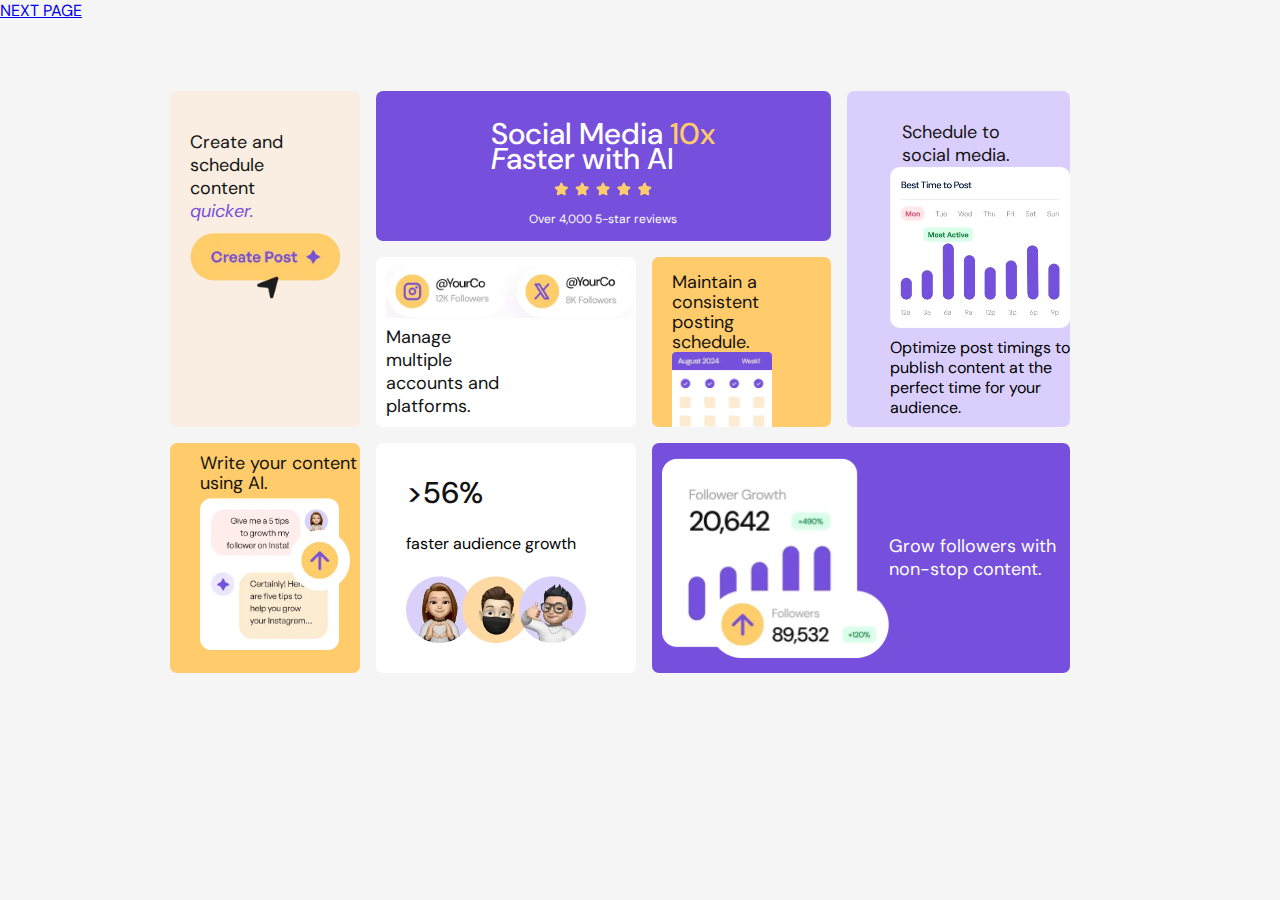
<file: index.html>
<!DOCTYPE html>
<html lang="en">
<head>
    <meta charset="UTF-8">
    <meta name="viewport" content="width=device-width, initial-scale=1.0">
    <link rel="stylesheet" href="style.css">
    <link rel="preconnect" href="https://fonts.googleapis.com">
    <link rel="preconnect" href="https://fonts.gstatic.com" crossorigin>
    <link href="https://fonts.googleapis.com/css2?family=DM+Sans:ital,opsz,wght@0,9..40,100..1000;1,9..40,100..1000&family=Karla:ital,wght@0,200..800;1,200..800&display=swap" rel="stylesheet">
    <title>Document</title>
</head>
<body>
    <a href="./grid.html">NEXT PAGE</a>
    <div class="grid-container">
        <div class="grid-item item1" style="grid-area: box1;">
            <h3>Create and <br> schedule <br> content <br> <span>quicker.</span></h3>
            <img src="./img/1.webp" alt="">
        </div>
        <div class="grid-item item2" style="grid-area: box2;">
                <h3>Social Media <span>10x</span> <br> <em>F</em>aster with AI</h3>
                <img src="./img/2star.webp" alt="">
                <p>Over 4,000 5-star reviews</p>
        </div>
        <div class="grid-item item3" style="grid-area: box3;">
            <h3>Schedule to <br> social media. </h3>
            <img src="./img/3.webp" alt="">
            <p>Optimize post timings to publish content at the perfect time for your audience. </p>
        </div>
        <div class="grid-item item4" style="grid-area: box4;">
            <img src="./img/4.webp" alt="">
            <h3>Manage <br> multiple <br> accounts and <br>platforms.</h3>
        </div>
        <div class="grid-item item5" style="grid-area: box5;">
            <h3>Maintain a <br> consistent <br> posting <br> schedule.</h3>
            <img src="./img/5.webp" alt="">
        </div>
        <div class="grid-item item6" style="grid-area: box6;">
            <h3>Write your content using AI.</h3>
            <img src="./img/6.webp" alt="">
        </div>
        <div class="grid-item item7" style="grid-area: box7;">
            <h3> >56%</h3>
            <p>faster audience growth</p>
            <img src="./img/7.webp" alt="">
        </div>
        <div class="grid-item item8" style="grid-area: box8;">
            <img src="./img/8.webp" alt="">
            <h3>Grow followers with non-stop content.</h3>
        </div>
        
    </div>
</body>
</html>
</file>
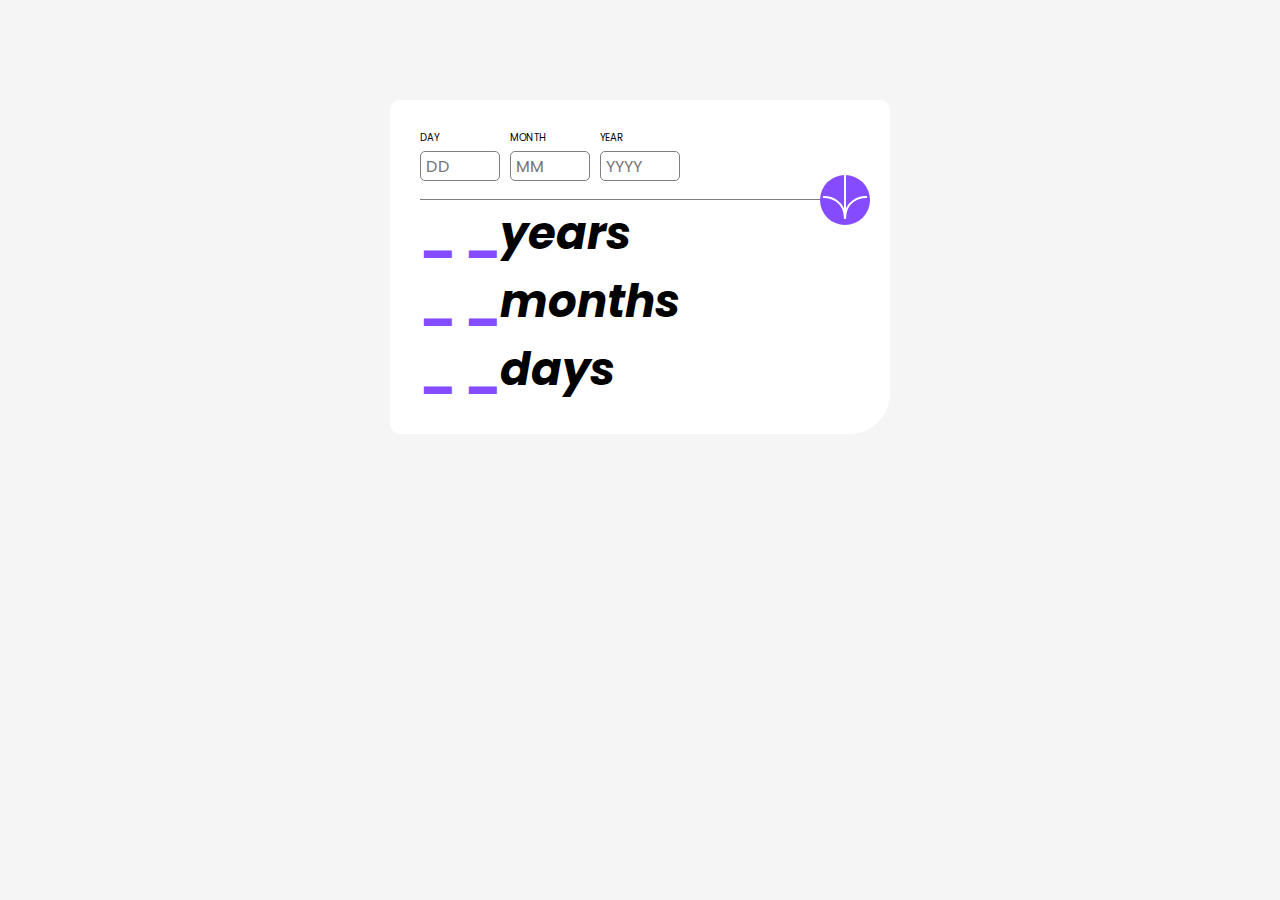
<file: calc.html>
<!DOCTYPE html>
<html lang="en">
<head>
    <meta charset="UTF-8">
    <meta name="viewport" content="width=device-width, initial-scale=1.0">
    <link rel="stylesheet" href="calc.css">
    <link rel="preconnect" href="https://fonts.googleapis.com">
    <link rel="preconnect" href="https://fonts.gstatic.com" crossorigin>
    <link href="https://fonts.googleapis.com/css2?family=Barlow+Semi+Condensed:ital,wght@0,100;0,200;0,300;0,400;0,500;0,600;0,700;0,800;0,900;1,100;1,200;1,300;1,400;1,500;1,600;1,700;1,800;1,900&family=DM+Sans:ital,opsz,wght@0,9..40,100..1000;1,9..40,100..1000&family=Karla:ital,wght@0,200..800;1,200..800&family=Poppins:ital,wght@0,100;0,200;0,300;0,400;0,500;0,600;0,700;0,800;0,900;1,100;1,200;1,300;1,400;1,500;1,600;1,700;1,800;1,900&display=swap" rel="stylesheet">        
    <title>Document</title>
</head>
<body>
    <div class="item">
        <div class="items">
            <div class="input-box">
                <p>DAY</p>
                <input type="number" id="day" minlength="1" maxlength="2" required placeholder="DD">
                <small class="error" id="dayError"></small>
            </div>
            <div class="input-box">
                <p>MONTH</p>
                <input type="number" id="month" minlength="1" maxlength="2" required placeholder="MM">
                <small class="error" id="monthError"></small>
            </div>
            <div class="input-box">
                <p>YEAR</p>
                <input type="number" id="year" minlength="4" maxlength="4" required placeholder="YYYY">
                <small class="error" id="yearError"></small>
            </div>
        </div>
    
        <button type="button" id="calcBtn">
            <img src="./img/icon-arrow.svg" alt="">
        </button>
    
        <div>
            <h3 id="resultYears"><span>_ _</span><em>years</em></h3>
            <h3 id="resultMonths"><span>_ _</span><em>months</em></h3>
            <h3 id="resultDays"><span>_ _</span><em>days</em></h3>
        </div>
    </div>
    <script src="./calculate.js"></script>
</body>
</html>
</file>
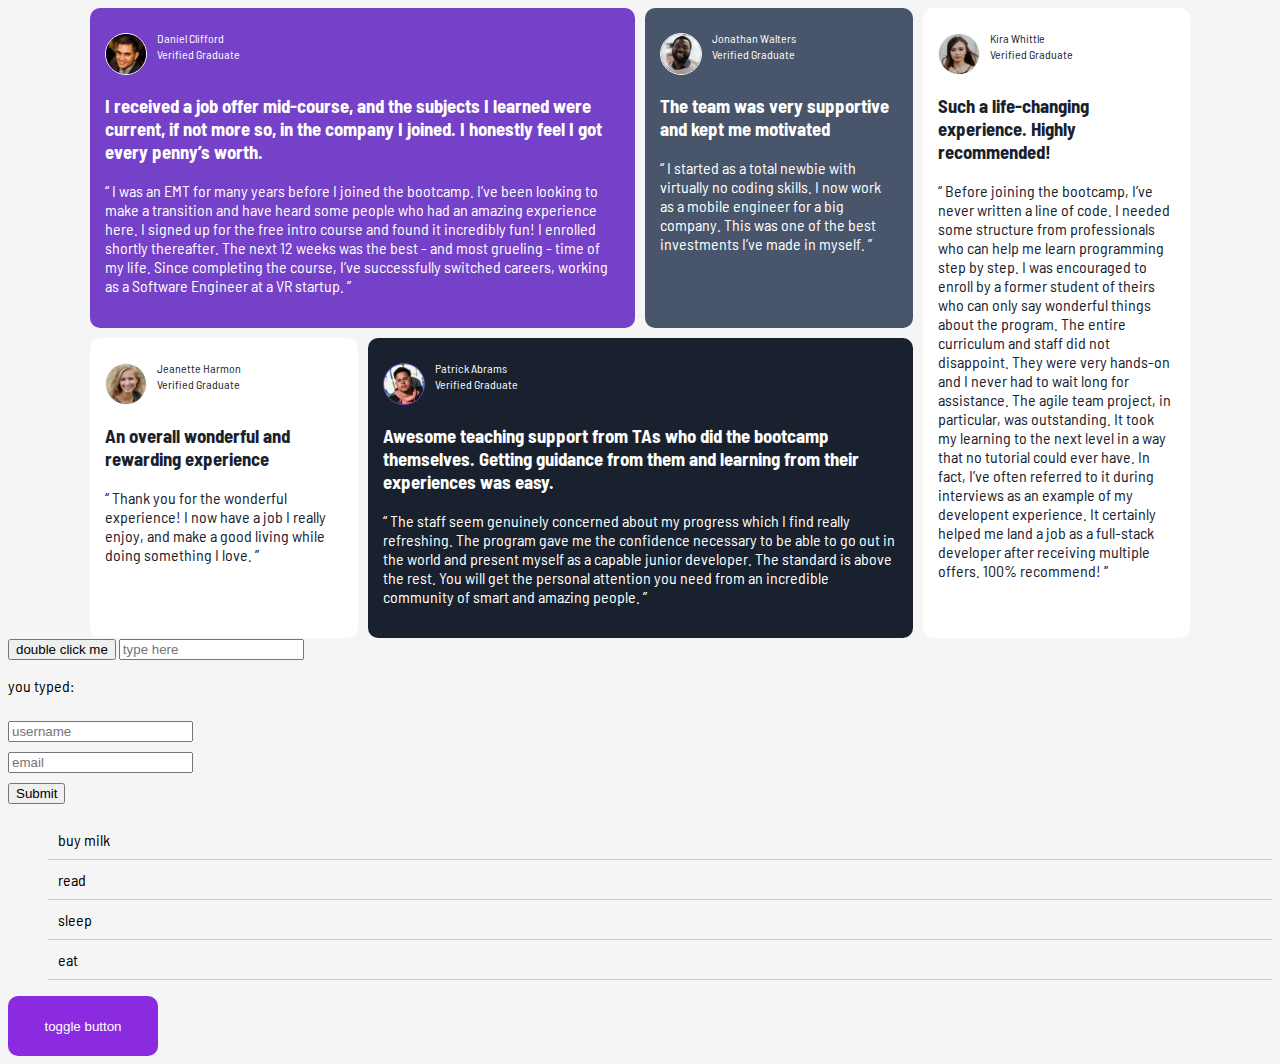
<file: grid.html>
<!DOCTYPE html>
<html lang="en">
<head>
    <meta charset="UTF-8">
    <meta name="viewport" content="width=device-width, initial-scale=1.0">
    <link rel="stylesheet" href="grid.css">
    <link rel="preconnect" href="https://fonts.googleapis.com">
    <link rel="preconnect" href="https://fonts.gstatic.com" crossorigin>
    <link href="https://fonts.googleapis.com/css2?family=Barlow+Semi+Condensed:ital,wght@0,100;0,200;0,300;0,400;0,500;0,600;0,700;0,800;0,900;1,100;1,200;1,300;1,400;1,500;1,600;1,700;1,800;1,900&family=DM+Sans:ital,opsz,wght@0,9..40,100..1000;1,9..40,100..1000&family=Karla:ital,wght@0,200..800;1,200..800&display=swap" rel="stylesheet">
    <title>Document</title>
</head>
<body>
    <div class="grid-container">
        <div class="item1 items" style="grid-area: box1;">
            <div class="profile">
                <img src="./img/image-daniel.jpg" alt="">
                <div class="paragraph">
                    <p class="p1">Daniel Clifford <br>Verified Graduate</p>
                </div>
            </div>
            <h3>I received a job offer mid-course, and the subjects I learned were current, if not more so, in the company I joined. I honestly feel I got every penny’s worth.</h3>
            <p>“ I was an EMT for many years before I joined the bootcamp. I’ve been looking to make a transition and have heard some people who had an amazing experience here. I signed up for the free intro course and found it incredibly fun! I enrolled shortly thereafter. The next 12 weeks was the best - and most grueling - time of my life. Since completing the course, I’ve successfully switched careers, working as a Software Engineer at a VR startup. ”</p>
        </div>
        <div class="item2 items" style="grid-area: box2;">
            <div class="profile">
                <img src="./img/image-jonathan.jpg" alt="">
                <div>
                    <p class="p1">Jonathan Walters
                    <br>Verified Graduate</p>
                </div>
            </div>
            <h3> The team was very supportive and kept me motivated</h3>
            <p>“ I started as a total newbie with virtually no coding skills. I now work as a mobile engineer for a big company. This was one of the best investments I’ve made in myself. ”</p>
        </div>
        <div class="item3 items" style="grid-area: box3;">
            <div class="profile">
                <img src="./img/image-kira.jpg" alt="">
                <div>
                    <p class="p1">Kira Whittle
                    <br>Verified Graduate </p>
                </div>
            </div>
            <h3>Such a life-changing experience. Highly recommended!</h3>
            <p>“ Before joining the bootcamp, I’ve never written a line of code. I needed some structure from professionals who can help me learn programming step by step. I was encouraged to enroll by a former student of theirs who can only say wonderful things about the program. The entire curriculum and staff did not disappoint. They were very hands-on and I never had to wait long for assistance. The agile team project, in particular, was outstanding. It took my learning to the next level in a way that no tutorial could ever have. In fact, I’ve often referred to it during interviews as an example of my developent experience. It certainly helped me land a job as a full-stack developer after receiving multiple offers. 100% recommend! ”</p>
        </div>
        <div class="item4 items" style="grid-area: box4;">
            <div class="profile">
                <img src="./img/image-jeanette.jpg" alt="">
                <div>
                    <p class="p1">Jeanette Harmon
                    <br>Verified Graduate</p>
                </div>
            </div>
            <h3>An overall wonderful and rewarding experience</h3>
            <p>“ Thank you for the wonderful experience! I now have a job I really enjoy, and make a good living while doing something I love. ” </p>
        </div>
        <div class="item5 items" style="grid-area: box5;">
            <div class="profile">
                <img src="./img/image-patrick.jpg" alt="">
                <div>
                    <p class="p1">Patrick Abrams
                    <br>Verified Graduate</p>
                </div>
            </div>
            <h3>Awesome teaching support from TAs who did the bootcamp themselves. Getting guidance from them and learning from their experiences was easy. </h3>
            <p> “ The staff seem genuinely concerned about my progress which I find really refreshing. The program gave me the confidence necessary to be able to go out in the world and present myself as a capable junior developer. The standard is above the rest. You will get the personal attention you need from an incredible community of smart and amazing people. ” </p>
        </div>
    </div>
    <button id="btn">
        double click me
    </button>
    <input type="text" name="" id="input" placeholder="type here">
    <p id="output"> you typed: </p>
    <form action="" id="form">
        <input type="text" name="" id="username" placeholder="username" style="margin-top: 10px;"> <br>
        <input type="email" name="" id="email" placeholder="email" style="margin-top: 10px;"> <br> 
        <button type="submit" id="form" style="margin-top: 10px;">Submit</button>
    </form>
    <ul id="todo">
        <li>buy milk</li>
        <li>read</li>
        <li>sleep</li>
        <li>eat</li>
    </ul>

  <button id="toggle"> toggle button</button>
    <script src="./grid.js"></script>
</body>
</html>
</file>
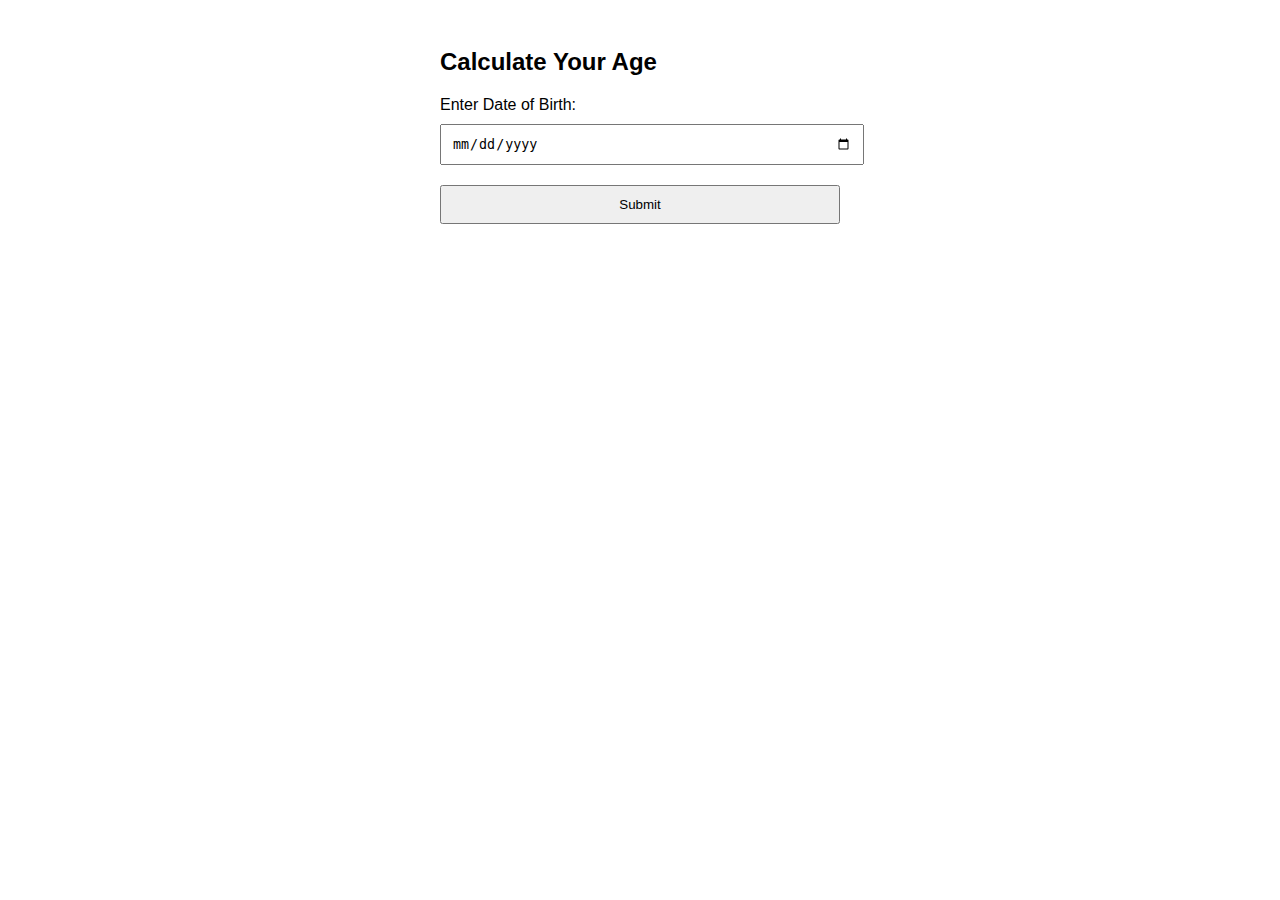
<file: pr.html>
<!DOCTYPE html>
<html lang="en">
<head>
    <meta charset="UTF-8">
    <meta name="viewport" content="width=device-width, initial-scale=1.0">
    <title>Age Calculator</title>

    <style>
        body {
            font-family: Arial, sans-serif;
            padding: 20px;
        }
        .container {
            max-width: 400px;
            margin: auto;
        }
        input, button {
            padding: 10px;
            margin: 10px 0;
            width: 100%;
        }
        h3 {
            color: #333;
        }
    </style>
</head>
<body>

<div class="container">
    <h2>Calculate Your Age</h2>

    <label>Enter Date of Birth:</label>
    <input type="date" id="dob">

    <button onclick="calculateAge()">Submit</button>

    <h3 id="years"></h3>
    <h3 id="months"></h3>
    <h3 id="days"></h3>
</div>

<script>
function calculateAge() {
    const dob = document.getElementById("dob").value;

    if (!dob) {
        alert("Please select a valid date of birth.");
        return;
    }

    const birthDate = new Date(dob);
    const today = new Date();

    let years = today.getFullYear() - birthDate.getFullYear();
    let months = today.getMonth() - birthDate.getMonth();
    let days = today.getDate() - birthDate.getDate();

    // Fix negative days
    if (days < 0) {
        months--;
        const prevMonth = new Date(today.getFullYear(), today.getMonth(), 0);
        days += prevMonth.getDate();
    }

    // Fix negative months
    if (months < 0) {
        years--;
        months += 12;
    }

    // Display results
    document.getElementById("years").innerText = "Years: " + years;
    document.getElementById("months").innerText = "Months: " + months;
    document.getElementById("days").innerText = "Days: " + days;
}
</script>

</body>
</html>
</file>
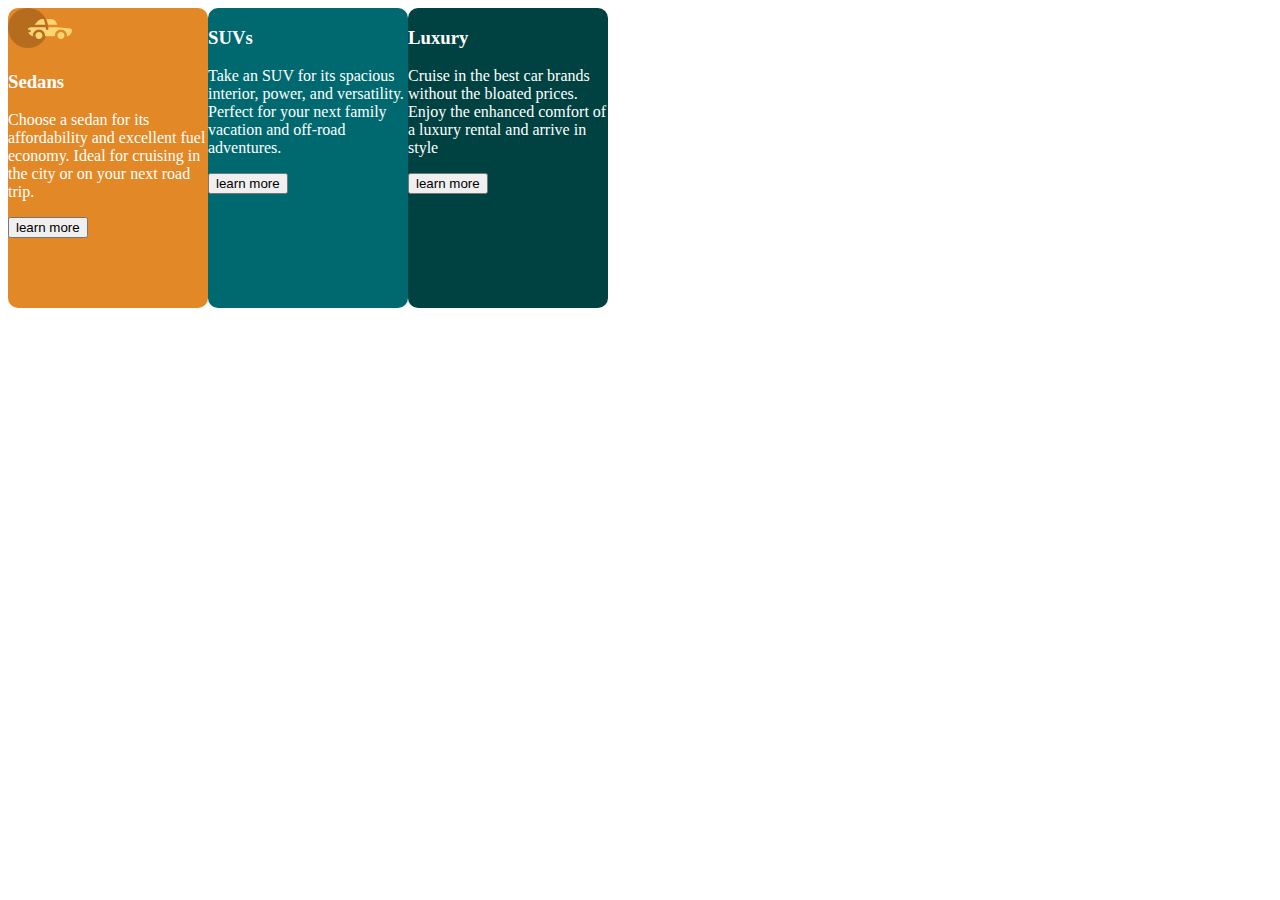
<file: suv.html>
<!DOCTYPE html>
<html lang="en">
<head>
    <meta charset="UTF-8">
    <meta name="viewport" content="width=device-width, initial-scale=1.0">
    <link rel="stylesheet" href="suv.css">
    <title>Document</title>
</head>
<body>
    <div class="container">
        <div class="item1 items">
            <img src="./img/icon-sedans.svg" alt="">
            <h3>Sedans</h3>
            <p>Choose a sedan for its affordability and excellent fuel economy. Ideal for cruising in the city or on your next road trip. </p>
            <button>learn more</button>
        </div>
        <div class="item2 items">
            <h3>SUVs</h3>
            <p>Take an SUV for its spacious interior, power, and versatility. Perfect for your next family vacation and off-road adventures. </p>
            <button>learn more</button>
        </div>
        <div class="item3 items">
            <h3>Luxury</h3>
            <p>Cruise in the best car brands without the bloated prices. Enjoy the enhanced comfort of a luxury rental and arrive in style</p>
            <button>learn more</button>
        </div>
    </div>
</body>
</html>
</file>
<file: style.css>
*{
    padding: 0;
    margin: 0;
    font-family: "DM Sans", sans-serif;
}
body{
    background-color: whitesmoke;
}
.nav{
    height: 50px;
    display: flex;
    align-items: center;
    justify-content: space-evenly;
    margin-bottom: 20px;
    position: fixed;
    top: 0;
    width: 100%;
    z-index: 1;
    background-color: lightyellow;
    
}
.nav a{
    font-size: 12px;
    color: black;
    text-decoration: none;
    
}
.grid-container{
    margin-top: 150px;
    width: 900px;
    margin:70px 0px 0px 170px;
    display: grid;
    gap: 1rem;
    grid-template-columns: 1fr 0.5fr 1.2fr 1.5fr;
    grid-template-rows: 150px 170px 230px;
    grid-template-areas: 
    "box1 box2 box2 box3"
    "box1 box4 box5 box3"
    "box6 box7 box8 box8";
}
h3{
    font-size:18px ;
}
.item1{
    border-radius: 7px;
    background-color: hsl(31, 66%, 93%);
    display: flex;
    flex-direction: column;
    padding: 40px 20px;
    gap: 10px;
}
.item1 h3{
    font-weight: 400;
    line-height: 23px;
    color: hsl(0, 0%, 7%);
}
.item1 span{
    color:hsl(256, 67%, 59%) ;
    font-style: italic;
}
.item1 img{
    width: 150px;
}
.item2{
    border-radius: 7px;
    background-color: hsl(256, 67%, 59%);
    display: flex;
    flex-direction: column;
    align-items: center;
    padding: 30px 10px;
    gap: 10px;
    color: white;
}
.item2 h3{
    font-size: 30px;
    line-height: 25px;
    font-weight: 500;
}
.item2 p{
    font-size: 12px;
    padding-top: 3px;
}
.item2 span{
    color:hsl(39, 100%, 71%) ;
}
.item2 img{
    width: 100px;
}
.item3{
    display: flex;
    flex-direction: column;
    align-items: end;
    border-radius: 7px;
    background-color: hsl(254, 88%, 90%);
    padding: 30px 0px;
}
.item3 h3{
    padding-right: 60px;
    font-weight: 400;
    line-height: 23px;
    color: hsl(0, 0%, 7%);
}
.item3 p{
    width: 180px;
    padding-top: 10px;
    line-height: 20px;
}
.item3 img{
    width: 180px;
}
.item4{
    display: flex;
    flex-direction: column;
    padding-left: 10px;
    border-radius: 7px;
    background-color: hsl(0, 0%, 100%);
}
.item4 h3{
    padding-bottom: 20px;
    font-weight: 400;
    line-height: 23px;
    color: hsl(0, 0%, 7%);
}
.item4 img{
    padding: 8px 0;
    width: 250px;
}
.item5{
    display: flex;
    flex-direction: column;
    border-radius: 7px;
    background-color:  hsl(39, 100%, 71%);
    padding: 15px 0px 0px 20px;
}
.item5 h3{
    font-weight: 400;
    line-height: 20px;
    color: hsl(0, 0%, 7%);
}
.item5 img{
    width: 100px;
}
.item6{
    display: flex;
    flex-direction: column;
    border-radius: 7px;
    background-color:hsl(39, 100%, 71%);
    padding: 10px 0px 0px 30px;
}
.item6 h3{
    font-weight: 400;
    line-height: 20px;
    color: hsl(0, 0%, 7%);
    padding-bottom: 5px;
}
.item6 img{
    width: 150px;
}
.item7{
    display: flex;
    flex-direction: column;
    justify-content: space-between;
    border-radius: 7px;
    background-color: hsl(0, 0%, 100%);
    padding: 30px;
    gap: 10px;
}
.item7 h3{
    font-size: 30px;
    font-weight: 500;
    color: hsl(0, 0%, 7%);
}
.item7 img{
    width: 180px;
}
.item8{
    display: flex;
    align-items: center;
    /* margin: 10px; */
    padding: 10px;
    border-radius: 7px;
    background-color: hsl(256, 67%, 59%);
}
.item8 h3{
    font-weight: 500;
    font-weight: 400;
    line-height: 23px;
    color: white;
}
.item8 img{
    width: 300px;
    height: 200px;
}

@media (max-width: 768px) {
    .grid-container {
        width: 90%;
        margin: auto;
        margin-top: 55px;
        gap: 5px;
        grid-template-columns: 1fr ;
        grid-template-rows: 150px;
        grid-template-areas: 
         "box2"
         "box4" 
         "box5"
         "box3"
         "box8"
         "box7"
         "box1"
         "box6";
    }
    .item2{
        align-items: center;
        padding: 15px 10px;
        gap: 10px;
    }
    .item2 h3{
        width: 250px;
        text-align: center;
        font-size: 30px;
        line-height: 29px;
        font-weight: 500;
    }
    .item2 p{
        font-size: 12px;
        padding-top: 3px;
    }
    .item4{
        padding-left: 20px;
    }
    .item4 h3{
        width: 220px;
        font-weight: 500;

    }
    .item4 h3 br{
        display: none;
    }
    .item4 img{
        padding:  7px 0px;
        width: 80%;
    }
    .item5 h3{
        font-weight: 500;
        width: 200px;
        padding-bottom: 10px;
    }
    .item5 h3 br{
        display: none;
    }
    .item5 img{
        width: 200px;
    }
    .item3{
        justify-content: center;
        align-items: center;
        padding:  0px;
    }
    .item3 h3{
        padding: 10px 0px 5px 0px;
        width: 240px;
    }
    .item3 h3 br{
        display: none;
    }
    .item3 p{
        text-align: center;
        width: 280px;
        padding: 5px 0px 5px 0px;
    }
    .item3 img{
        width: 260px;
    }
    .item8 {
        flex-direction: column;
        padding: 0px;
        align-items: center;

    }
    .item8 h3{
        width: 200px;
        padding: 7px 0px 7px 0px;
        font-size: 20px;
        text-align: center;
    }
    .item8 img{
        padding-top: 15px;
        width: 250px;
        height: 220px;
        margin-bottom: 20px;
    }
    .item1{
        align-items: flex-start;
        padding: 20px;

    }
    .item1 h3{
        font-weight: 500;
        width: 170px;
    }
    .item1 h3 br{
        display: none;
    }
    .item6{ 
        margin-bottom: 20px;
        padding-bottom: 10px;
    }
   
    .item6 img{
        width: 170px;
    }
  }
</file>
<file: calc.css>
*{
    padding: 0;
    margin: 0;
    box-sizing: border-box;
    font-family: Poppins;
}
body{
    background-color: whitesmoke;
}
.item{
    position: relative;
    width: 500px;
    min-height: 200px;
    background-color: white;
    margin: 100px auto;
    padding: 30px;
    display: flex;
    flex-direction: column;
    border-radius:10px ;
    border-bottom-right-radius: 40px;
}
.items{
    width: 450px;
    height: 70px;
    display: flex;
    gap: 10px;
    border-bottom:  1px solid gray;
}
.items p{
    font-size: 10px;
    
}
.items-error{
    color: red;
}
input{
    width: 80px;
    padding-left: 5px;
    border: 1px solid gray;
    border-radius: 5px;
    height: 30px;
    margin-top: 5px;
    color: black;
    font-size: 16px;
    outline: none;
}
input:hover{
    cursor: pointer;
    border:1px solid hsl(259, 100%, 65%);
}
input:focus{
    border:1px solid hsl(259, 100%, 65%);

}
h3{
    font-size: 45px;
    
    
}
button{
    width: 50px;
    height: 50px;
    border-radius: 50%;
    background-color: hsl(259, 100%, 65%);
    border: none;
    cursor: pointer;
    position: absolute;
    right: 20px;
    top: 75px;
}
button:hover{
    background-color: black;
}
.input-box {
    display: flex;
    flex-direction: column;
}

input.error-border {
    border-color: red;
}

small.error {
    color: red;
    font-size: 10px;
    height: 14px;
}
span{
    color: hsl(259, 100%, 65%);
}
@media (max-width: 768px) {
    .item{
        width: 90%;
        margin: 100px auto;    
    }
    button{
        right: 160px;
        top: 100px;
        margin-top: 10px;
    }
    .items{
        height: 108px;
        width: 100%;
        margin-bottom: 50px;
    }
}
</file>
<file: grid.css>
body{
    background-color: whitesmoke;
    font-family: Barlow Semi Condensed;
}


.items{
    border-radius: 10px;
    padding: 10px 15px 20px 15px;
}
.item1{
    background-color: hsl(263, 55%, 52%);
    color: white;
}
.item2{
    background-color: hsl(217, 19%, 35%);
    color: hsl(0, 0%, 100%);
}
.item3, .item4{
    background-color: hsl(0, 0%, 100%);
    color: hsl(219, 29%, 14%)
}
.item5{
    background-color: hsl(219, 29%, 14%);
    color: hsl(0, 0%, 100%);
}
.profile{
    display: flex;
    width: 200px;
    gap: 10px;
    justify-content: space;
    
}
.profile img{
    width: 40px;
    height: 40px;
    margin-top: 15px;
    border-radius: 100%;
    border: 1.5px solid whitesmoke;
}
.item5 img{
    border: 1.5px solid hsl(263, 55%, 52%) ;
}
.p1{
    line-height: 16px;
    font-size: 12px;
}

.grid-container{
    display: grid;
    width: 1100px;
    margin: auto;
    gap: 10px;
    grid-template-columns: 1fr 1fr 1fr 1fr;
    grid-template-rows: 320px 300px;
    grid-template-areas: 
    "box1 box1 box2 box3"
    "box4 box5 box5 box3";
}
#todo li{
    padding: 10px;
    list-style-type: none;
    cursor: pointer;
    border-bottom: 1px solid #ccc;
}
#todo li:hover{
    background-color: lightyellow;
}
#todo li.done{
    text-decoration: line-through;
}

#toggle{
    background-color: blueviolet;
    border: none;
    border-radius: 10px;
    width: 150px;
    cursor: pointer;
    height: 60px;
    color: white;
}
#toggle.later{
    background-color: lightyellow;
    color:black;
}
@media (max-width: 768px) {
    .grid-container{
        width: 90%;
        margin: auto;
        grid-template-columns: 1fr;
        grid-template-rows: auto;
        grid-template-areas: 
        "box1"
        "box2"
        "box4"
        "box5"
        "box3";
    }
}
</file>
<file: suv.css>
.container{
    display: flex;
    height: 300px;
    /* margin: 250px; */
}
.items{
    border-radius: 10px;
    width: 200px;
    color: white;
}
.item1{
    background-color: hsl(31, 77%, 52%);
}
.item2{
    background-color: hsl(184, 100%, 22%);
}
.item3{
    background-color: hsl(179, 100%, 13%);
}
</file>
